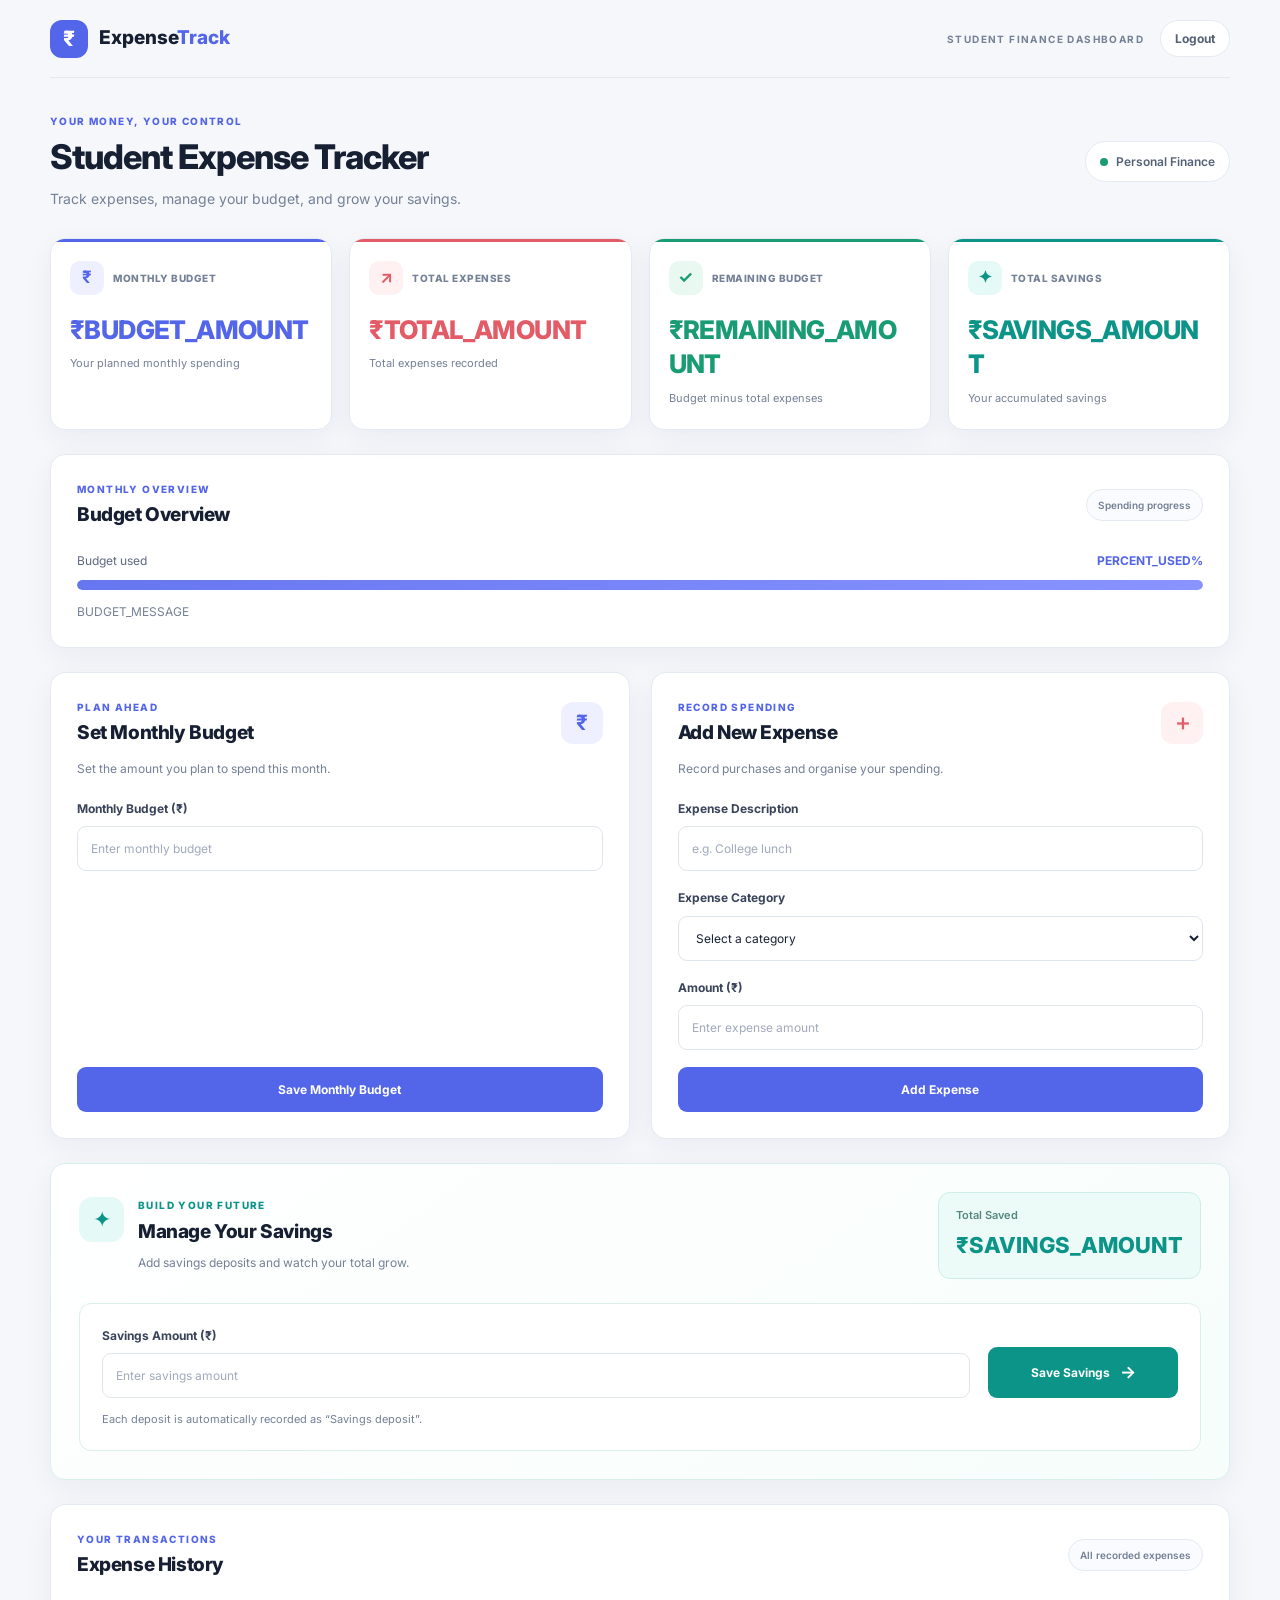
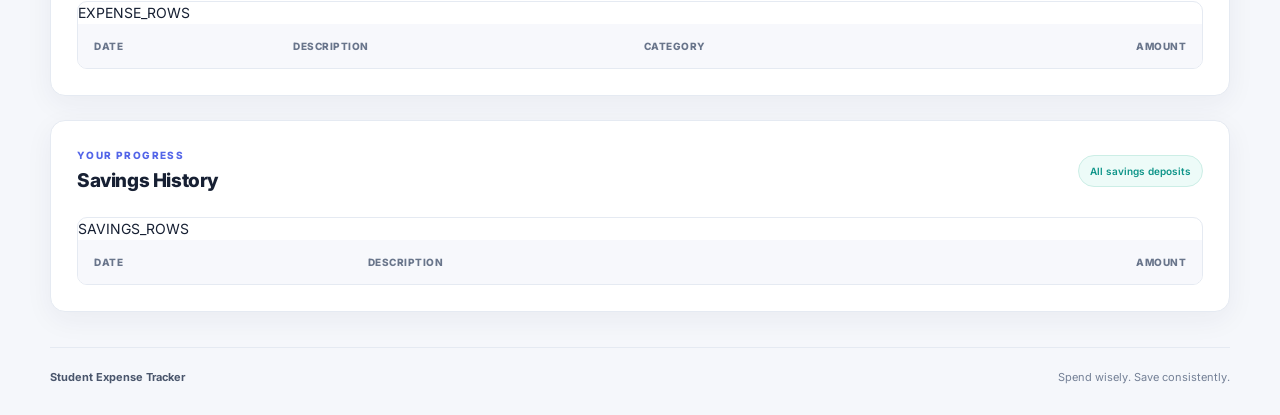
<file: index.html>
<!DOCTYPE html>
<html lang="en">
<head>
    <meta charset="UTF-8">
    <meta name="viewport" content="width=device-width, initial-scale=1.0">
    <meta name="theme-color" content="#f5f7fb">
    <title>Student Expense Tracker</title>
    <link rel="stylesheet" href="/style.css">
</head>
<body>
<div class="app-container">

    <header class="topbar">
        <a class="brand" href="/">
            <span class="brand-icon">₹</span>
            <span>Expense<span class="brand-highlight">Track</span></span>
        </a>
        <div class="topbar-actions">
            <span class="header-label">STUDENT FINANCE DASHBOARD</span>
            <a class="logout-link" href="/logout">Logout</a>
        </div>
    </header>

    <main>
        <section class="welcome-section">
            <div>
                <p class="eyebrow">YOUR MONEY, YOUR CONTROL</p>
                <h1>Student Expense Tracker</h1>
                <p class="welcome-text">
                    Track expenses, manage your budget, and grow your savings.
                </p>
            </div>
            <div class="today-chip">
                <span class="status-dot"></span>
                Personal Finance
            </div>
        </section>

        <section class="summary-grid">
            <article class="summary-card budget-card">
                <div class="card-top">
                    <span class="card-icon">₹</span>
                    <span class="card-label">MONTHLY BUDGET</span>
                </div>
                <p class="summary-amount">₹BUDGET_AMOUNT</p>
                <p class="card-description">Your planned monthly spending</p>
            </article>

            <article class="summary-card expense-card">
                <div class="card-top">
                    <span class="card-icon">↗</span>
                    <span class="card-label">TOTAL EXPENSES</span>
                </div>
                <p class="summary-amount">₹TOTAL_AMOUNT</p>
                <p class="card-description">Total expenses recorded</p>
            </article>

            <article class="summary-card remaining-card">
                <div class="card-top">
                    <span class="card-icon">✓</span>
                    <span class="card-label">REMAINING BUDGET</span>
                </div>
                <p class="summary-amount">₹REMAINING_AMOUNT</p>
                <p class="card-description">Budget minus total expenses</p>
            </article>

            <article class="summary-card savings-card">
                <div class="card-top">
                    <span class="card-icon">✦</span>
                    <span class="card-label">TOTAL SAVINGS</span>
                </div>
                <p class="summary-amount" data-savings-total>₹SAVINGS_AMOUNT</p>
                <p class="card-description">Your accumulated savings</p>
            </article>
        </section>

        <section class="panel budget-overview">
            <div class="section-heading">
                <div>
                    <p class="eyebrow">MONTHLY OVERVIEW</p>
                    <h2>Budget Overview</h2>
                </div>
                <span class="overview-badge">Spending progress</span>
            </div>

            <div class="progress-details">
                <span>Budget used</span>
                <strong>PERCENT_USED%</strong>
            </div>

            <div class="progress-track">
                <div class="progress-fill" style="width: PROGRESS_WIDTH%;"></div>
            </div>

            <p class="budget-message">BUDGET_MESSAGE</p>
        </section>

        <section class="forms-grid">
            <article class="panel form-panel">
                <div class="section-heading">
                    <div>
                        <p class="eyebrow">PLAN AHEAD</p>
                        <h2>Set Monthly Budget</h2>
                    </div>
                    <span class="form-icon budget-form-icon">₹</span>
                </div>

                <p class="panel-description">
                    Set the amount you plan to spend this month.
                </p>

                <form action="/setBudget" method="post">
                    <label for="budget">Monthly Budget (₹)</label>
                    <input type="number" id="budget" name="budget"
                           min="0" step="0.01"
                           placeholder="Enter monthly budget" required>

                    <button class="button button-primary" type="submit">
                        Save Monthly Budget
                    </button>
                </form>
            </article>

            <article class="panel form-panel">
                <div class="section-heading">
                    <div>
                        <p class="eyebrow">RECORD SPENDING</p>
                        <h2>Add New Expense</h2>
                    </div>
                    <span class="form-icon expense-form-icon">＋</span>
                </div>

                <p class="panel-description">
                    Record purchases and organise your spending.
                </p>

                <form action="/addExpense" method="post">
                    <label for="description">Expense Description</label>
                    <input type="text" id="description" name="description"
                           maxlength="100" placeholder="e.g. College lunch" required>

                    <label for="category">Expense Category</label>
                    <select id="category" name="category" required>
                        <option value="" disabled selected>Select a category</option>
                        <option value="Food">Food</option>
                        <option value="Travel">Travel</option>
                        <option value="Education">Education</option>
                        <option value="Shopping">Shopping</option>
                        <option value="Entertainment">Entertainment</option>
                        <option value="Bills">Bills</option>
                        <option value="Other">Other</option>
                    </select>

                    <label for="expense-amount">Amount (₹)</label>
                    <input type="number" id="expense-amount" name="amount"
                           min="0.01" step="0.01"
                           placeholder="Enter expense amount" required>

                    <button class="button button-primary" type="submit">
                        Add Expense
                    </button>
                </form>
            </article>
        </section>

        <section class="panel saving-panel">
            <div class="saving-panel-heading">
                <div class="saving-heading-content">
                    <span class="saving-heading-icon">✦</span>
                    <div>
                        <p class="eyebrow">BUILD YOUR FUTURE</p>
                        <h2>Manage Your Savings</h2>
                        <p class="panel-description">
                            Add savings deposits and watch your total grow.
                        </p>
                    </div>
                </div>

                <div class="saving-total-box">
                    <span>Total Saved</span>
                    <strong data-savings-total>₹SAVINGS_AMOUNT</strong>
                </div>
            </div>

            <div class="saving-form-container">
                <form id="saving-form" action="/addSaving" method="post">
                    <div class="saving-input-group">
                        <label for="saving-amount">Savings Amount (₹)</label>
                        <input type="number" id="saving-amount" name="amount"
                               min="0.01" step="0.01"
                               placeholder="Enter savings amount" required>
                    </div>

                    <button type="submit" id="saving-submit"
                            class="button saving-button">
                        Save Savings <span aria-hidden="true">→</span>
                    </button>
                </form>

                <p class="form-footnote">
                    Each deposit is automatically recorded as “Savings deposit”.
                </p>
                <p id="saving-status" class="saving-status" role="status"
                   aria-live="polite"></p>
            </div>
        </section>

        <section class="panel table-panel">
            <div class="section-heading">
                <div>
                    <p class="eyebrow">YOUR TRANSACTIONS</p>
                    <h2>Expense History</h2>
                </div>
                <span class="table-count">All recorded expenses</span>
            </div>

            <div class="table-wrapper">
                <table>
                    <thead>
                    <tr>
                        <th>Date</th>
                        <th>Description</th>
                        <th>Category</th>
                        <th class="align-right">Amount</th>
                    </tr>
                    </thead>
                    <tbody>
                        EXPENSE_ROWS
                    </tbody>
                </table>
            </div>
        </section>

        <section class="panel table-panel savings-history-panel">
            <div class="section-heading">
                <div>
                    <p class="eyebrow">YOUR PROGRESS</p>
                    <h2>Savings History</h2>
                </div>
                <span class="table-count savings-count">All savings deposits</span>
            </div>

            <div class="table-wrapper">
                <table>
                    <thead>
                    <tr>
                        <th>Date</th>
                        <th>Description</th>
                        <th class="align-right">Amount</th>
                    </tr>
                    </thead>
                    <tbody id="savings-body">
                        SAVINGS_ROWS
                    </tbody>
                </table>
            </div>
        </section>
    </main>

    <footer class="footer">
        <p>Student Expense Tracker</p>
        <span>Spend wisely. Save consistently.</span>
    </footer>
</div>

<script>
(() => {
    const form = document.getElementById("saving-form");
    const amountInput = document.getElementById("saving-amount");
    const submitButton = document.getElementById("saving-submit");
    const status = document.getElementById("saving-status");
    const savingsBody = document.getElementById("savings-body");
    const totalElements = document.querySelectorAll("[data-savings-total]");

    function formatMoney(value) {
        return Number(value).toLocaleString("en-IN", {
            minimumFractionDigits: 2,
            maximumFractionDigits: 2
        });
    }

    function addHistoryRow(date, description, amount) {
        const emptyCell = savingsBody.querySelector(".empty-state");
        if (emptyCell) {
            savingsBody.replaceChildren();
        }

        const row = document.createElement("tr");

        const dateCell = document.createElement("td");
        dateCell.textContent = date;

        const descriptionCell = document.createElement("td");
        descriptionCell.textContent = description;

        const amountCell = document.createElement("td");
        amountCell.className = "money-cell savings-money";
        amountCell.textContent = "₹" + formatMoney(amount);

        row.append(dateCell, descriptionCell, amountCell);
        savingsBody.prepend(row);
    }

    form.addEventListener("submit", async (event) => {
        event.preventDefault();

        const amount = Number(amountInput.value);

        if (!Number.isFinite(amount) || amount <= 0) {
            status.textContent = "Enter an amount greater than zero.";
            status.className = "saving-status error";
            return;
        }

        submitButton.disabled = true;
        submitButton.textContent = "Saving...";
        status.textContent = "";

        try {
            const response = await fetch("/addSaving", {
                method: "POST",
                headers: {
                    "Content-Type": "application/x-www-form-urlencoded;charset=UTF-8",
                    "Accept": "application/json"
                },
                body: new URLSearchParams({ amount: amountInput.value })
            });

            if (!response.ok) {
                const message = await response.text();
                throw new Error(message || "The savings amount could not be saved.");
            }

            const result = await response.json();

            if (!result.success) {
                throw new Error("The savings amount could not be saved.");
            }

            totalElements.forEach((element) => {
                element.textContent = "₹" + formatMoney(result.total);
            });

            addHistoryRow(result.date, result.description, result.amount);

            amountInput.value = "";
            status.textContent = "Savings saved successfully!";
            status.className = "saving-status success";

        } catch (error) {
            status.textContent = error.message ||
                "Could not save savings. Check that the Java server is running.";
            status.className = "saving-status error";
        } finally {
            submitButton.disabled = false;
            submitButton.innerHTML = 'Save Savings <span aria-hidden="true">→</span>';
        }
    });
})();
</script>
</body>
</html>
</file>
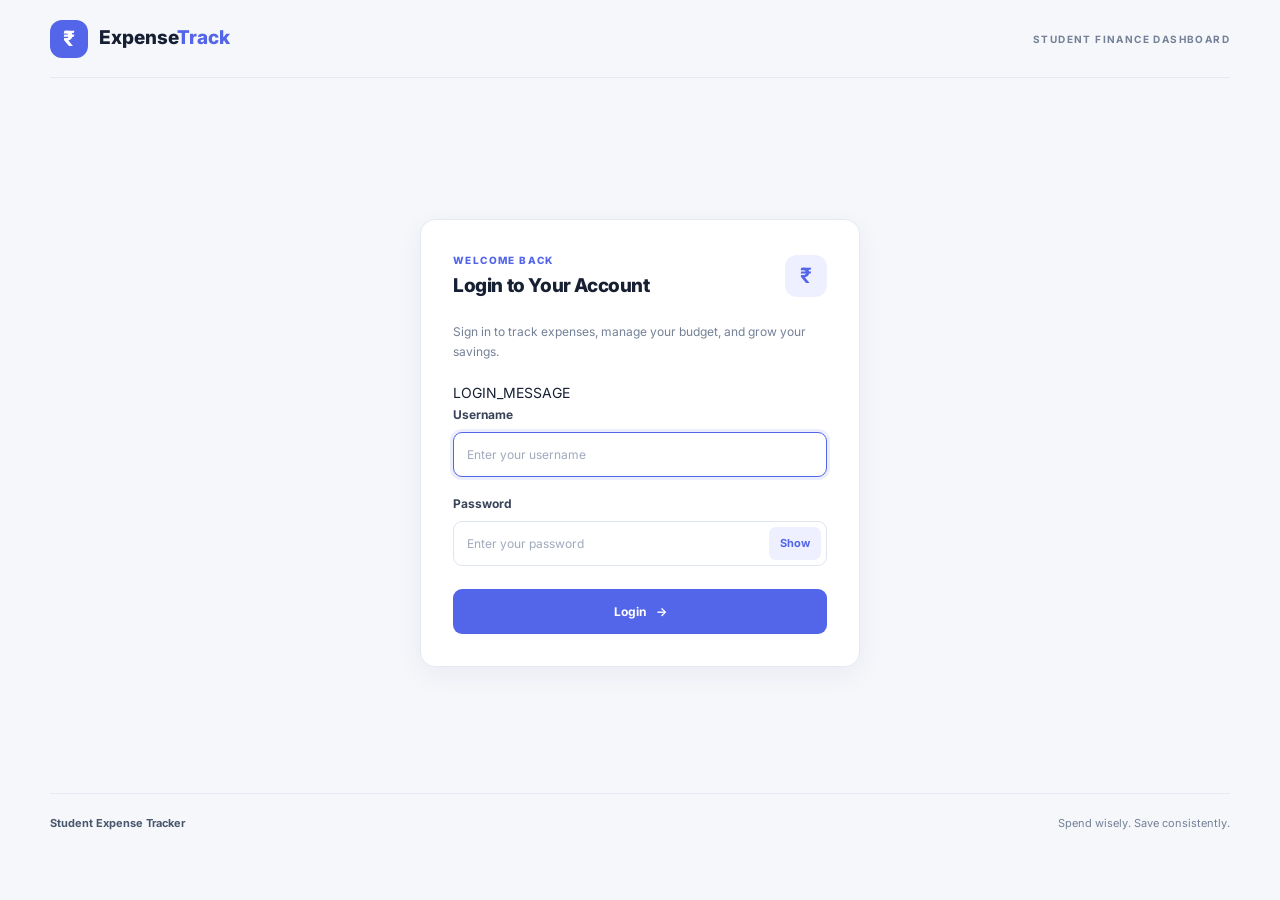
<file: login.html>
<!DOCTYPE html>
<html lang="en">
<head>
    <meta charset="UTF-8">
    <meta name="viewport" content="width=device-width, initial-scale=1.0">
    <meta name="theme-color" content="#f5f7fb">
    <title>Login | Student Expense Tracker</title>
    <link rel="stylesheet" href="/style.css">
</head>
<body>
<div class="app-container">

    <header class="topbar">
        <a class="brand" href="/">
            <span class="brand-icon">₹</span>
            <span>Expense<span class="brand-highlight">Track</span></span>
        </a>
        <span class="header-label">STUDENT FINANCE DASHBOARD</span>
    </header>

    <main class="login-main">
        <section class="panel login-panel">
            <div class="section-heading">
                <div>
                    <p class="eyebrow">WELCOME BACK</p>
                    <h2>Login to Your Account</h2>
                </div>
                <span class="form-icon budget-form-icon">₹</span>
            </div>

            <p class="panel-description">
                Sign in to track expenses, manage your budget, and grow your savings.
            </p>

            LOGIN_MESSAGE

            <form action="/login" method="post">
                <label for="username">Username</label>
                <input type="text" id="username" name="username"
                       maxlength="50" placeholder="Enter your username"
                       autocomplete="username" autofocus required>

                <label for="password">Password</label>
                <div class="password-wrap">
                    <input type="password" id="password" name="password"
                           maxlength="100" placeholder="Enter your password"
                           autocomplete="current-password" required>
                    <button type="button" class="toggle-password"
                            id="toggle-password">Show</button>
                </div>

                <button class="button button-primary" type="submit">
                    Login <span aria-hidden="true">→</span>
                </button>
            </form>
        </section>
    </main>

    <footer class="footer">
        <p>Student Expense Tracker</p>
        <span>Spend wisely. Save consistently.</span>
    </footer>
</div>

<script>
(() => {
    const password = document.getElementById("password");
    const toggle = document.getElementById("toggle-password");

    toggle.addEventListener("click", () => {
        const hidden = password.type === "password";
        password.type = hidden ? "text" : "password";
        toggle.textContent = hidden ? "Hide" : "Show";
    });
})();
</script>
</body>
</html>
</file>
<file: style.css>
@import url('https://fonts.googleapis.com/css2?family=Inter:wght@400;500;600;700;800&display=swap');

:root {
    --bg: #f5f7fb;
    --white: #ffffff;
    --text: #172033;
    --muted: #748096;
    --border: #e5eaf2;
    --primary: #5365e8;
    --primary-dark: #4051d0;
    --teal: #0d9488;
    --red: #e35b67;
    --green: #199b73;
    --shadow: 0 8px 28px rgba(29, 43, 76, 0.055);
}

* {
    box-sizing: border-box;
}

body {
    margin: 0;
    background: var(--bg);
    color: var(--text);
    font-family: 'Inter', Arial, sans-serif;
    font-size: 14px;
    line-height: 1.6;
}

button, input, select {
    font: inherit;
}

.app-container {
    width: min(1180px, calc(100% - 40px));
    margin: 0 auto;
}

.topbar {
    min-height: 78px;
    display: flex;
    align-items: center;
    justify-content: space-between;
    gap: 18px;
    margin-bottom: 35px;
    border-bottom: 1px solid var(--border);
}

.brand {
    display: flex;
    align-items: center;
    gap: 11px;
    color: var(--text);
    font-size: 19px;
    font-weight: 800;
    text-decoration: none;
}

.brand-icon {
    width: 38px;
    height: 38px;
    display: grid;
    place-items: center;
    border-radius: 12px;
    background: var(--primary);
    color: white;
    font-size: 21px;
}

.brand-highlight {
    color: var(--primary);
}

.header-label {
    color: var(--muted);
    font-size: 10px;
    font-weight: 700;
    letter-spacing: 1.4px;
}

.welcome-section {
    display: flex;
    align-items: center;
    justify-content: space-between;
    gap: 20px;
    margin-bottom: 27px;
}

.eyebrow {
    margin: 0 0 6px;
    color: var(--primary);
    font-size: 10px;
    font-weight: 800;
    letter-spacing: 1.4px;
}

h1, h2, p {
    overflow-wrap: anywhere;
}

h1 {
    margin: 0;
    font-size: clamp(25px, 3vw, 34px);
    font-weight: 800;
    line-height: 1.3;
    letter-spacing: -1px;
}

.welcome-text {
    margin: 9px 0 0;
    color: var(--muted);
}

.today-chip {
    display: flex;
    flex-shrink: 0;
    align-items: center;
    gap: 8px;
    padding: 10px 14px;
    border: 1px solid var(--border);
    border-radius: 30px;
    background: white;
    color: #556176;
    font-size: 12px;
    font-weight: 600;
}

.status-dot {
    width: 8px;
    height: 8px;
    border-radius: 50%;
    background: var(--green);
}

.summary-grid {
    display: grid;
    grid-template-columns: repeat(4, minmax(0, 1fr));
    gap: 17px;
    margin-bottom: 24px;
}

.summary-card {
    min-width: 0;
    min-height: 165px;
    padding: 22px 19px;
    overflow: hidden;
    border: 1px solid var(--border);
    border-radius: 15px;
    background: white;
    box-shadow: var(--shadow);
    position: relative;
}

.summary-card::before {
    position: absolute;
    inset: 0 0 auto;
    height: 3px;
    background: var(--primary);
    content: "";
}

.expense-card::before {
    background: var(--red);
}

.remaining-card::before {
    background: var(--green);
}

.savings-card::before {
    background: var(--teal);
}

.card-top {
    display: flex;
    align-items: center;
    gap: 9px;
    margin-bottom: 18px;
}

.card-icon {
    width: 34px;
    height: 34px;
    display: grid;
    flex-shrink: 0;
    place-items: center;
    border-radius: 10px;
    background: #eef0ff;
    color: var(--primary);
    font-size: 17px;
    font-weight: 700;
}

.expense-card .card-icon {
    background: #fff0f1;
    color: var(--red);
}

.remaining-card .card-icon {
    background: #e9f8f1;
    color: var(--green);
}

.savings-card .card-icon {
    background: #e5faf6;
    color: var(--teal);
}

.card-label {
    color: var(--muted);
    font-size: 10px;
    font-weight: 800;
    letter-spacing: 0.5px;
}

.summary-amount {
    margin: 0;
    font-size: clamp(19px, 2vw, 26px);
    font-weight: 800;
    line-height: 1.35;
    letter-spacing: -0.6px;
    overflow-wrap: anywhere;
}

.budget-card .summary-amount {
    color: var(--primary);
}

.expense-card .summary-amount {
    color: var(--red);
}

.remaining-card .summary-amount {
    color: var(--green);
}

.savings-card .summary-amount {
    color: var(--teal);
}

.card-description {
    margin: 8px 0 0;
    color: var(--muted);
    font-size: 11px;
}

.panel {
    min-width: 0;
    margin-bottom: 24px;
    padding: 26px;
    border: 1px solid var(--border);
    border-radius: 15px;
    background: var(--white);
    box-shadow: var(--shadow);
}

.section-heading {
    display: flex;
    align-items: center;
    justify-content: space-between;
    gap: 15px;
    margin-bottom: 22px;
}

.section-heading .eyebrow {
    margin-bottom: 5px;
}

.section-heading h2,
.saving-panel h2 {
    margin: 0;
    font-size: 19px;
    font-weight: 800;
    line-height: 1.4;
    letter-spacing: -0.4px;
}

.overview-badge,
.table-count {
    padding: 7px 11px;
    border: 1px solid var(--border);
    border-radius: 22px;
    background: #fafbfe;
    color: var(--muted);
    font-size: 10px;
    font-weight: 600;
    text-align: center;
}

.progress-details {
    display: flex;
    justify-content: space-between;
    gap: 12px;
    margin-bottom: 10px;
    color: #5e6980;
    font-size: 12px;
}

.progress-details strong {
    color: var(--primary);
}

.progress-track {
    height: 10px;
    overflow: hidden;
    border-radius: 20px;
    background: #edf0f7;
}

.progress-fill {
    height: 100%;
    max-width: 100%;
    border-radius: inherit;
    background: linear-gradient(90deg, #6676f0, #8994ff);
}

.budget-message {
    margin: 12px 0 0;
    color: var(--muted);
    font-size: 12px;
}

.forms-grid {
    display: grid;
    grid-template-columns: repeat(2, minmax(0, 1fr));
    align-items: stretch;
    gap: 21px;
}

.form-panel {
    display: flex;
    flex-direction: column;
}

.form-panel .section-heading {
    margin-bottom: 12px;
}

.form-icon {
    width: 42px;
    height: 42px;
    display: grid;
    flex-shrink: 0;
    place-items: center;
    border-radius: 12px;
    font-size: 21px;
    font-weight: 700;
}

.budget-form-icon {
    background: #eef0ff;
    color: var(--primary);
}

.expense-form-icon {
    background: #fff0f1;
    color: var(--red);
}

.panel-description {
    margin: 0 0 20px;
    color: var(--muted);
    font-size: 12px;
    line-height: 1.7;
}

.form-panel form {
    display: flex;
    flex: 1;
    flex-direction: column;
}

label {
    display: block;
    margin: 0 0 8px;
    color: #39445a;
    font-size: 12px;
    font-weight: 700;
}

input, select {
    width: 100%;
    min-width: 0;
    min-height: 45px;
    margin: 0 0 17px;
    padding: 11px 13px;
    border: 1px solid #dfe5ef;
    border-radius: 9px;
    outline: none;
    background: white;
    color: var(--text);
    font-size: 12px;
}

input::placeholder {
    color: #a1aabc;
}

input:focus, select:focus {
    border-color: var(--primary);
    box-shadow: 0 0 0 3px rgba(83, 101, 232, 0.11);
}

.button {
    width: 100%;
    min-height: 45px;
    display: inline-flex;
    align-items: center;
    justify-content: center;
    gap: 10px;
    padding: 12px 16px;
    border: 0;
    border-radius: 9px;
    cursor: pointer;
    font-size: 12px;
    font-weight: 700;
    transition: background 0.2s, transform 0.15s;
}

.button:hover {
    transform: translateY(-1px);
}

.button:disabled {
    cursor: wait;
    opacity: 0.7;
    transform: none;
}

.button-primary {
    margin-top: auto;
    background: var(--primary);
    color: white;
}

.button-primary:hover {
    background: var(--primary-dark);
}

/* Savings */

.saving-panel {
    padding: 28px;
    border-color: #d8f0eb;
    background: linear-gradient(145deg, #ffffff, #f6fdfb);
}

.saving-panel .eyebrow {
    color: var(--teal);
}

.saving-panel-heading {
    display: flex;
    align-items: center;
    justify-content: space-between;
    gap: 22px;
    margin-bottom: 24px;
}

.saving-heading-content {
    display: flex;
    align-items: flex-start;
    gap: 14px;
    min-width: 0;
}

.saving-heading-icon {
    width: 45px;
    height: 45px;
    display: grid;
    flex-shrink: 0;
    place-items: center;
    border-radius: 13px;
    background: #e5faf6;
    color: var(--teal);
    font-size: 22px;
}

.saving-panel .panel-description {
    margin: 7px 0 0;
}

.saving-total-box {
    min-width: 175px;
    padding: 14px 17px;
    border: 1px solid #cceee6;
    border-radius: 12px;
    background: #edfbf8;
}

.saving-total-box span {
    display: block;
    margin-bottom: 4px;
    color: #54877e;
    font-size: 11px;
    font-weight: 600;
}

.saving-total-box strong {
    display: block;
    color: var(--teal);
    font-size: 22px;
    font-weight: 800;
    overflow-wrap: anywhere;
}

.saving-form-container {
    padding: 22px;
    border: 1px solid #dcefe9;
    border-radius: 12px;
    background: white;
}

.saving-form-container form {
    display: grid;
    grid-template-columns: minmax(0, 1fr) 190px;
    align-items: end;
    gap: 18px;
}

.saving-input-group {
    min-width: 0;
}

.saving-input-group input {
    margin-bottom: 0;
}

.saving-button {
    background: var(--teal);
    color: white;
}

.saving-button:hover {
    background: #0f766e;
}

.saving-button span {
    font-size: 17px;
}

.form-footnote {
    margin: 13px 0 0;
    color: var(--muted);
    font-size: 11px;
}

.saving-status {
    margin: 8px 0 0;
    font-size: 12px;
    font-weight: 600;
}

.saving-status:empty {
    display: none;
}

.saving-status.success {
    color: #16815f;
}

.saving-status.error {
    color: #c03948;
}

/* History tables */

.table-wrapper {
    width: 100%;
    overflow-x: auto;
    border: 1px solid var(--border);
    border-radius: 10px;
}

table {
    width: 100%;
    border-collapse: collapse;
    text-align: left;
}

thead {
    background: #f7f8fc;
}

th {
    padding: 14px 16px;
    color: #69758b;
    font-size: 10px;
    font-weight: 800;
    letter-spacing: 0.5px;
    text-transform: uppercase;
    white-space: nowrap;
}

td {
    padding: 14px 16px;
    border-top: 1px solid #edf0f5;
    color: #465168;
    font-size: 12px;
    vertical-align: middle;
}

tbody tr:hover {
    background: #fafbff;
}

.align-right,
.money-cell {
    text-align: right;
    white-space: nowrap;
}

.money-cell {
    color: #303b53;
    font-weight: 700;
}

.category-tag {
    display: inline-block;
    padding: 5px 9px;
    border-radius: 20px;
    background: #eef0ff;
    color: #5365d8;
    font-size: 10px;
    font-weight: 700;
}

.empty-state {
    padding: 25px 12px;
    color: #909aae;
    text-align: center;
}

.savings-history-panel {
    margin-bottom: 35px;
}

.savings-count {
    border-color: #cceee6;
    background: #edfbf8;
    color: var(--teal);
}

.savings-money {
    color: var(--teal);
}

.footer {
    display: flex;
    align-items: center;
    justify-content: space-between;
    gap: 15px;
    padding: 21px 0 28px;
    border-top: 1px solid var(--border);
    color: var(--muted);
    font-size: 11px;
}

.footer p {
    margin: 0;
    color: #4a566c;
    font-weight: 700;
}

@media (max-width: 1000px) {
    .summary-grid {
        grid-template-columns: repeat(2, minmax(0, 1fr));
    }

    .summary-amount {
        font-size: 24px;
    }
}

@media (max-width: 700px) {
    .app-container {
        width: calc(100% - 28px);
    }

    .topbar {
        min-height: 68px;
        margin-bottom: 25px;
    }

    .header-label {
        display: none;
    }

    .welcome-section {
        align-items: flex-start;
        flex-direction: column;
        gap: 14px;
    }

    .summary-grid {
        gap: 12px;
    }

    .summary-card {
        min-height: 148px;
        padding: 16px 13px;
    }

    .card-top {
        align-items: flex-start;
        flex-direction: column;
        gap: 7px;
        margin-bottom: 13px;
    }

    .card-label {
        font-size: 9px;
    }

    .summary-amount {
        font-size: clamp(17px, 4vw, 23px);
    }

    .card-description {
        font-size: 10px;
    }

    .panel {
        padding: 19px;
    }

    .forms-grid {
        grid-template-columns: minmax(0, 1fr);
        gap: 16px;
    }

    .saving-panel-heading {
        align-items: stretch;
        flex-direction: column;
    }

    .saving-total-box {
        width: 100%;
    }

    .saving-form-container {
        padding: 16px;
    }

    .saving-form-container form {
        grid-template-columns: minmax(0, 1fr);
        gap: 14px;
    }

    .section-heading {
        align-items: flex-start;
    }

    .overview-badge,
    .table-count {
        white-space: normal;
    }

    th, td {
        padding: 12px;
    }
}

@media (max-width: 420px) {
    .summary-grid {
        gap: 8px;
    }

    .summary-card {
        padding: 13px 10px;
    }

    .summary-amount {
        font-size: 17px;
    }

    .card-icon {
        width: 29px;
        height: 29px;
    }

    .panel {
        padding: 15px;
    }

    .section-heading h2,
    .saving-panel h2 {
        font-size: 17px;
    }

    .saving-heading-content {
        gap: 10px;
    }

    .saving-heading-icon {
        width: 37px;
        height: 37px;
    }

    .footer {
        align-items: flex-start;
        flex-direction: column;
        gap: 5px;
    }
}

/* Login page + logout link */

.topbar-actions {
    display: flex;
    align-items: center;
    gap: 16px;
}

.logout-link {
    padding: 8px 14px;
    border: 1px solid var(--border);
    border-radius: 22px;
    background: white;
    color: #556176;
    font-size: 12px;
    font-weight: 700;
    text-decoration: none;
    transition: color 0.2s, border-color 0.2s;
}

.logout-link:hover {
    border-color: var(--primary);
    color: var(--primary);
}

.login-main {
    display: grid;
    min-height: calc(100vh - 220px);
    place-items: center;
    padding: 10px 0 30px;
}

.login-panel {
    width: min(440px, 100%);
    margin-bottom: 0;
    padding: 32px;
}

.login-error {
    margin: 0 0 18px;
    padding: 11px 13px;
    border: 1px solid #f6cdd1;
    border-radius: 9px;
    background: #fff0f1;
    color: #c03948;
    font-size: 12px;
    font-weight: 600;
}

.password-wrap {
    position: relative;
}

.password-wrap input {
    padding-right: 68px;
}

.toggle-password {
    position: absolute;
    top: 6px;
    right: 6px;
    height: 33px;
    padding: 0 11px;
    border: 0;
    border-radius: 7px;
    background: #eef0ff;
    color: var(--primary);
    cursor: pointer;
    font-size: 11px;
    font-weight: 700;
}

.toggle-password:hover {
    background: #e1e5ff;
}

.login-panel .button-primary {
    margin-top: 6px;
}

@media (max-width: 700px) {
    .login-panel {
        padding: 22px;
    }

    .login-main {
        min-height: auto;
        padding: 10px 0 30px;
    }
}
</file>
